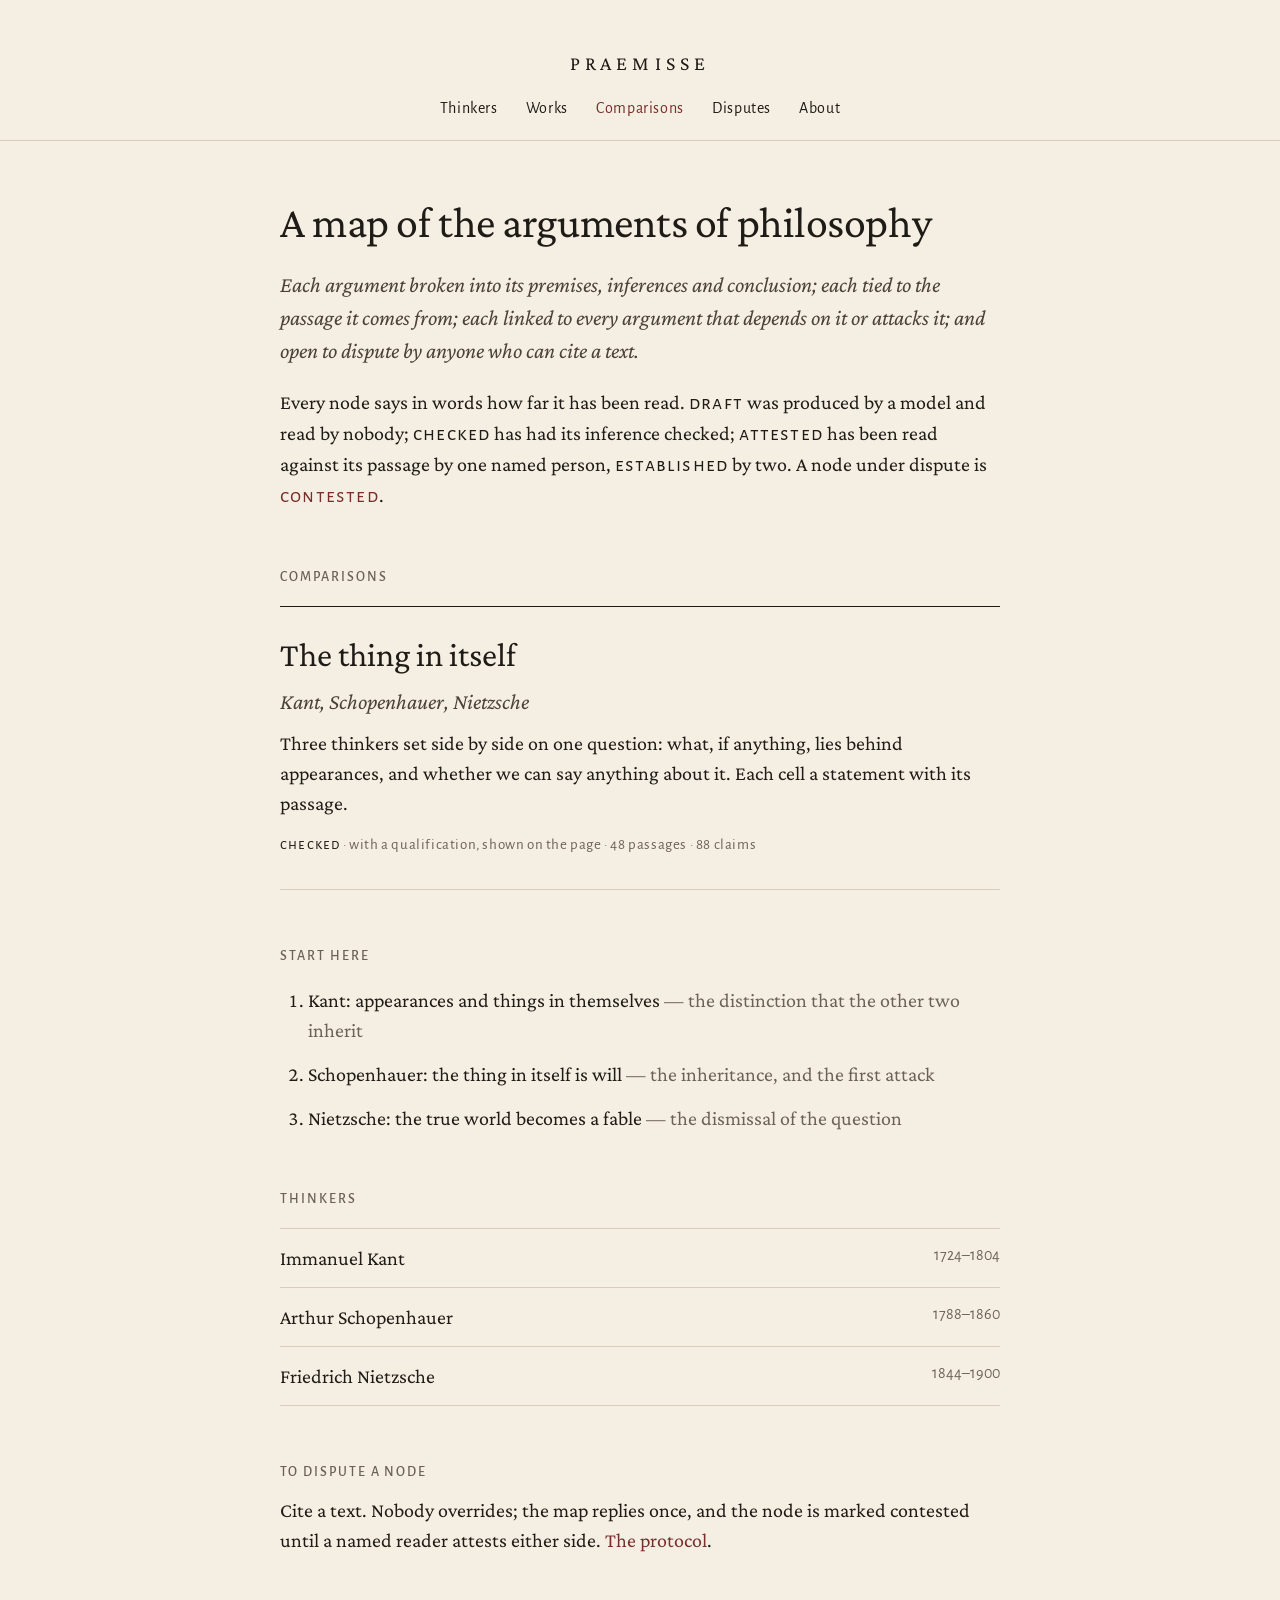
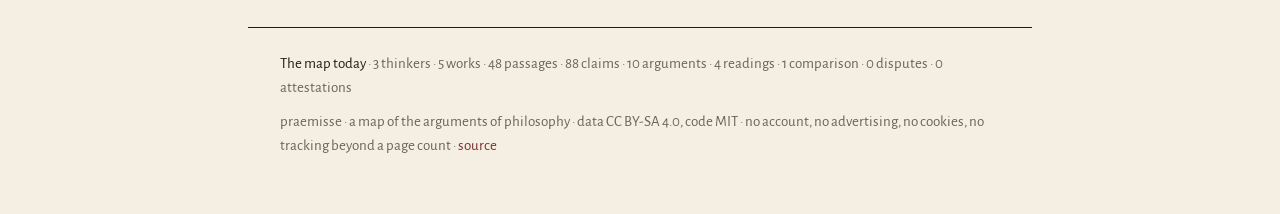
<file: praemisse-mockup-a.html>
<!doctype html>
<html lang="en">
<head>
<meta charset="utf-8">
<title>praemisse — direction A, "the edition" mockup (reference for the design brief)</title>
<!-- Reference mockup for the praemisse design brief, 2026-10-11. Direction A, "the edition". Set in a stand-in serif (Crimson Pro) and sans (Alegreya Sans) because the mockup tool could not load Libertinus; production uses Libertinus Serif and Sans from site/fonts/ as DESIGN.md requires. A sketch of colour, proportion and order, not production markup: the brief wins where they differ, DESIGN.md wins over both. -->
</head>
<body>
<link rel="stylesheet" href="https://fonts.googleapis.com/css2?family=Crimson+Pro:ital,wght@0,400;0,600;1,400&family=Alegreya+Sans:wght@400;500&display=swap">
<style>
body{margin:0}
a{color:#7A2E2B;text-decoration:none}a:hover{color:#1F1B16;text-decoration:underline}
</style>
<div style="background: #F5EFE3; color: #1F1B16; font-family: 'Libertinus Serif', 'Crimson Pro', Palatino, serif; font-size: 20px; line-height: 1.5; min-height: 100%; box-sizing: border-box; padding: 0 0 56px 0">

  <header style="display: flex; flex-direction: column; align-items: center; gap: 14px; padding: 40px 32px 20px 32px; border-bottom: 1px solid #D8CDBB">
    <a href="#" style="font-family: 'Libertinus Serif', 'Crimson Pro', serif; font-variant: small-caps; letter-spacing: 0.18em; font-size: 28px; color: #1F1B16">praemisse</a>
    <nav style="display: flex; flex-wrap: wrap; justify-content: center; gap: 28px; font-family: 'Libertinus Sans', 'Alegreya Sans', 'Gill Sans', sans-serif; font-size: 16px; letter-spacing: 0.04em">
      <a href="#" style="color: #1F1B16">Thinkers</a>
      <a href="#" style="color: #1F1B16">Works</a>
      <a href="#" style="color: #7A2E2B">Comparisons</a>
      <a href="#" style="color: #1F1B16">Disputes</a>
      <a href="#" style="color: #1F1B16">About</a>
    </nav>
  </header>

  <main style="max-width: 720px; margin: 0 auto; padding: 56px 32px 0 32px; display: flex; flex-direction: column; gap: 56px">

    <section style="display: flex; flex-direction: column; gap: 20px">
      <h1 style="margin: 0; font-weight: 400; font-size: 44px; line-height: 1.15; letter-spacing: -0.01em">A map of the arguments of philosophy</h1>
      <p style="margin: 0; font-size: 22px; line-height: 1.5; font-style: italic; color: #4A4238">Each argument broken into its premises, inferences and conclusion; each tied to the passage it comes from; each linked to every argument that depends on it or attacks it; and open to dispute by anyone who can cite a text.</p>
      <p style="margin: 0">Every node says in words how far it has been read. <span style="font-family: 'Libertinus Sans', 'Alegreya Sans', sans-serif; font-variant: small-caps; letter-spacing: 0.06em">draft</span> was produced by a model and read by nobody; <span style="font-family: 'Libertinus Sans', 'Alegreya Sans', sans-serif; font-variant: small-caps; letter-spacing: 0.06em">checked</span> has had its inference checked; <span style="font-family: 'Libertinus Sans', 'Alegreya Sans', sans-serif; font-variant: small-caps; letter-spacing: 0.06em">attested</span> has been read against its passage by one named person, <span style="font-family: 'Libertinus Sans', 'Alegreya Sans', sans-serif; font-variant: small-caps; letter-spacing: 0.06em">established</span> by two. A node under dispute is <span style="font-family: 'Libertinus Sans', 'Alegreya Sans', sans-serif; font-variant: small-caps; letter-spacing: 0.06em; color: #7A2E2B">contested</span>.</p>
    </section>

    <section style="display: flex; flex-direction: column; gap: 18px">
      <h2 style="margin: 0; font-family: 'Libertinus Sans', 'Alegreya Sans', sans-serif; font-weight: 500; font-size: 14px; letter-spacing: 0.14em; text-transform: uppercase; color: #6B6257">Comparisons</h2>
      <article style="display: flex; flex-direction: column; gap: 10px; padding: 28px 0 32px 0; border-top: 1px solid #1F1B16; border-bottom: 1px solid #D8CDBB">
        <a href="#" style="font-size: 34px; line-height: 1.2; color: #1F1B16">The thing in itself</a>
        <p style="margin: 0; font-size: 22px; font-style: italic; color: #4A4238">Kant, Schopenhauer, Nietzsche</p>
        <p style="margin: 0">Three thinkers set side by side on one question: what, if anything, lies behind appearances, and whether we can say anything about it. Each cell a statement with its passage.</p>
        <p style="margin: 6px 0 0 0; font-family: 'Libertinus Sans', 'Alegreya Sans', sans-serif; font-size: 15px; letter-spacing: 0.04em; color: #6B6257"><span style="font-variant: small-caps; letter-spacing: 0.08em; color: #1F1B16">checked</span> · with a qualification, shown on the page · 48 passages · 88 claims</p>
      </article>
    </section>

    <section style="display: flex; flex-direction: column; gap: 18px">
      <h2 style="margin: 0; font-family: 'Libertinus Sans', 'Alegreya Sans', sans-serif; font-weight: 500; font-size: 14px; letter-spacing: 0.14em; text-transform: uppercase; color: #6B6257">Start here</h2>
      <ol style="margin: 0; padding: 0 0 0 28px; display: flex; flex-direction: column; gap: 14px">
        <li><a href="#" style="color: #1F1B16">Kant: appearances and things in themselves</a> <span style="color: #6B6257">— the distinction that the other two inherit</span></li>
        <li><a href="#" style="color: #1F1B16">Schopenhauer: the thing in itself is will</a> <span style="color: #6B6257">— the inheritance, and the first attack</span></li>
        <li><a href="#" style="color: #1F1B16">Nietzsche: the true world becomes a fable</a> <span style="color: #6B6257">— the dismissal of the question</span></li>
      </ol>
    </section>

    <section style="display: flex; flex-direction: column; gap: 18px">
      <h2 style="margin: 0; font-family: 'Libertinus Sans', 'Alegreya Sans', sans-serif; font-weight: 500; font-size: 14px; letter-spacing: 0.14em; text-transform: uppercase; color: #6B6257">Thinkers</h2>
      <ul style="margin: 0; padding: 0; list-style: none; display: flex; flex-direction: column">
        <li style="display: flex; justify-content: space-between; gap: 24px; padding: 14px 0; border-top: 1px solid #D8CDBB"><a href="#" style="color: #1F1B16">Immanuel Kant</a><span style="font-family: 'Libertinus Sans', 'Alegreya Sans', sans-serif; font-size: 16px; color: #6B6257">1724–1804</span></li>
        <li style="display: flex; justify-content: space-between; gap: 24px; padding: 14px 0; border-top: 1px solid #D8CDBB"><a href="#" style="color: #1F1B16">Arthur Schopenhauer</a><span style="font-family: 'Libertinus Sans', 'Alegreya Sans', sans-serif; font-size: 16px; color: #6B6257">1788–1860</span></li>
        <li style="display: flex; justify-content: space-between; gap: 24px; padding: 14px 0; border-top: 1px solid #D8CDBB; border-bottom: 1px solid #D8CDBB"><a href="#" style="color: #1F1B16">Friedrich Nietzsche</a><span style="font-family: 'Libertinus Sans', 'Alegreya Sans', sans-serif; font-size: 16px; color: #6B6257">1844–1900</span></li>
      </ul>
    </section>

    <section style="display: flex; flex-direction: column; gap: 12px">
      <h2 style="margin: 0; font-family: 'Libertinus Sans', 'Alegreya Sans', sans-serif; font-weight: 500; font-size: 14px; letter-spacing: 0.14em; text-transform: uppercase; color: #6B6257">To dispute a node</h2>
      <p style="margin: 0">Cite a text. Nobody overrides; the map replies once, and the node is marked contested until a named reader attests either side. <a href="#">The protocol</a>.</p>
    </section>

  </main>

  <footer style="max-width: 720px; margin: 72px auto 0 auto; padding: 24px 32px 0 32px; border-top: 1px solid #1F1B16; font-family: 'Libertinus Sans', 'Alegreya Sans', sans-serif; font-size: 15px; line-height: 1.6; color: #6B6257; display: flex; flex-direction: column; gap: 10px">
    <p style="margin: 0; font-variant-numeric: oldstyle-nums"><span style="color: #1F1B16">The map today</span> · 3 thinkers · 5 works · 48 passages · 88 claims · 10 arguments · 4 readings · 1 comparison · 0 disputes · 0 attestations</p>
    <p style="margin: 0">praemisse · a map of the arguments of philosophy · data CC BY-SA 4.0, code MIT · no account, no advertising, no cookies, no tracking beyond a page count · <a href="#">source</a></p>
  </footer>

</div>
</body>
</html>
</file>
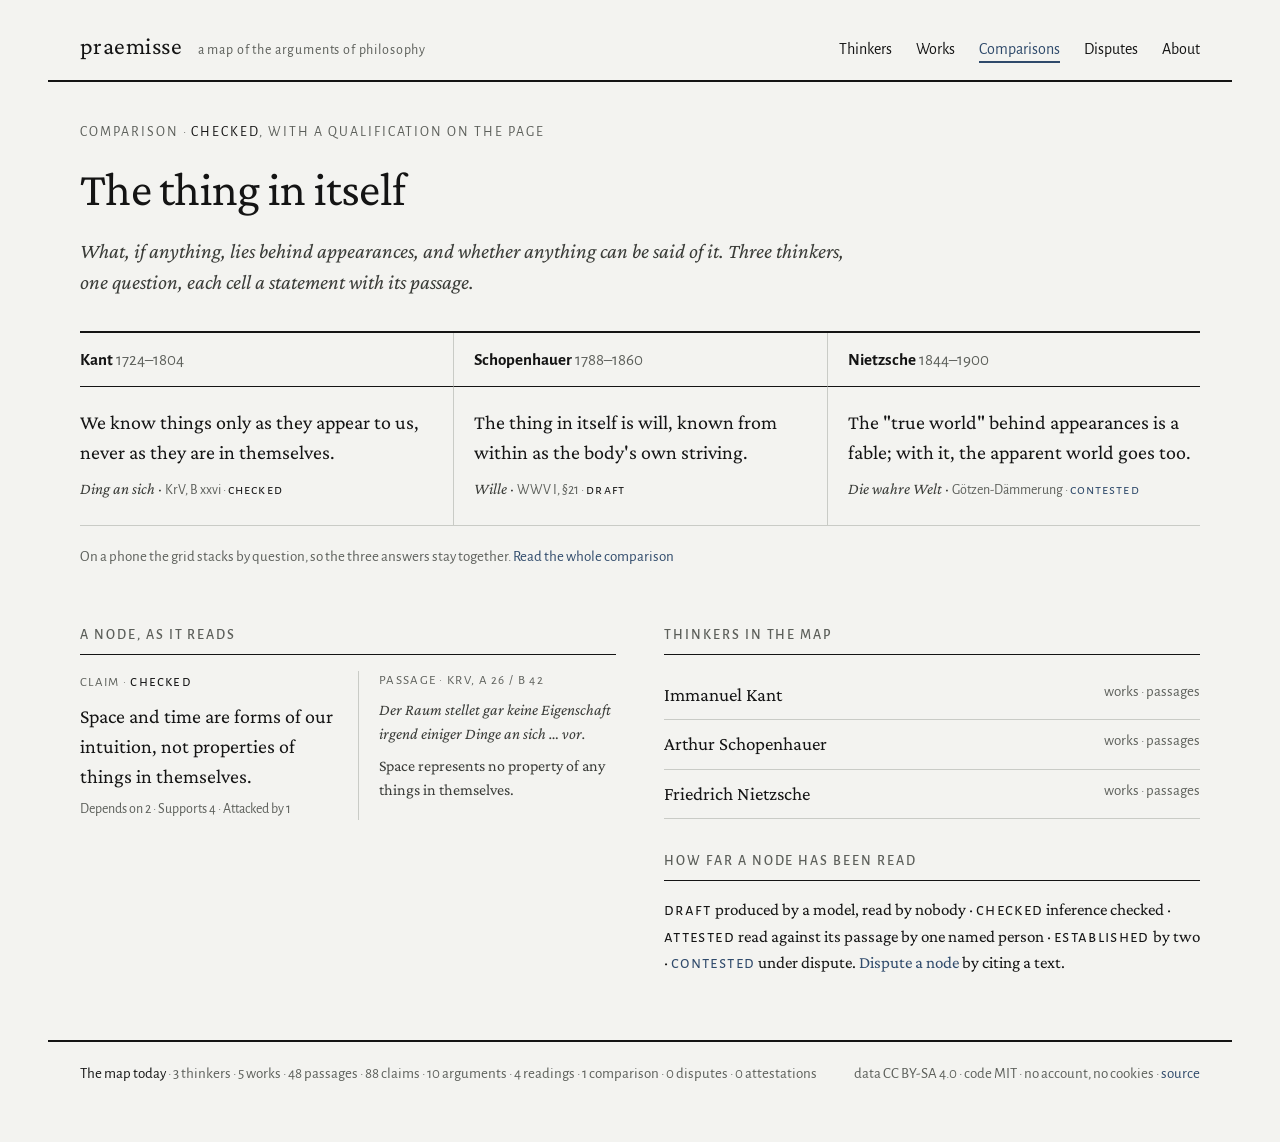
<file: praemisse-mockup-b.html>
<!doctype html>
<html lang="en">
<head>
<meta charset="utf-8">
<title>praemisse — direction B, "the apparatus" mockup (reference for the design brief)</title>
<!-- Reference mockup for the praemisse design brief, 2026-10-11. Direction B, "the apparatus". Set in a stand-in serif (Crimson Pro) and sans (Alegreya Sans) because the mockup tool could not load Libertinus; production uses Libertinus Serif and Sans from site/fonts/ as DESIGN.md requires. A sketch of colour, proportion and order, not production markup: the brief wins where they differ, DESIGN.md wins over both. -->
</head>
<body>
<link rel="stylesheet" href="https://fonts.googleapis.com/css2?family=Crimson+Pro:ital,wght@0,400;0,600;1,400&family=Alegreya+Sans:wght@400;500;700&display=swap">
<style>
body{margin:0}
a{color:#2F4A6B;text-decoration:none}a:hover{color:#141414;text-decoration:underline}
</style>
<div style="background: #F3F3F0; color: #141414; font-family: 'Libertinus Serif', 'Crimson Pro', Palatino, serif; font-size: 19px; line-height: 1.5; min-height: 100%; box-sizing: border-box; padding: 0 0 56px 0">

  <header style="max-width: 1120px; margin: 0 auto; padding: 28px 32px 16px 32px; display: flex; flex-wrap: wrap; align-items: baseline; justify-content: space-between; gap: 16px 32px; border-bottom: 2px solid #141414">
    <a href="#" style="font-size: 24px; letter-spacing: 0.02em; color: #141414">praemisse <span style="font-family: 'Libertinus Sans', 'Alegreya Sans', sans-serif; font-size: 14px; color: #5C5F5A; letter-spacing: 0.06em; margin-left: 10px">a map of the arguments of philosophy</span></a>
    <nav style="display: flex; flex-wrap: wrap; gap: 24px; font-family: 'Libertinus Sans', 'Alegreya Sans', 'Gill Sans', sans-serif; font-size: 16px">
      <a href="#" style="color: #141414">Thinkers</a>
      <a href="#" style="color: #141414">Works</a>
      <a href="#" style="color: #2F4A6B; border-bottom: 2px solid #2F4A6B">Comparisons</a>
      <a href="#" style="color: #141414">Disputes</a>
      <a href="#" style="color: #141414">About</a>
    </nav>
  </header>

  <main style="max-width: 1120px; margin: 0 auto; padding: 40px 32px 0 32px; display: flex; flex-direction: column; gap: 56px">

    <section style="display: flex; flex-direction: column; gap: 20px">
      <p style="margin: 0; font-family: 'Libertinus Sans', 'Alegreya Sans', sans-serif; font-size: 14px; letter-spacing: 0.14em; text-transform: uppercase; color: #5C5F5A">Comparison · <span style="color: #141414">checked</span>, with a qualification on the page</p>
      <h1 style="margin: 0; font-weight: 400; font-size: 48px; line-height: 1.1; letter-spacing: -0.015em">The thing in itself</h1>
      <p style="margin: 0; max-width: 66ch; font-size: 21px; font-style: italic; color: #3A3C38">What, if anything, lies behind appearances, and whether anything can be said of it. Three thinkers, one question, each cell a statement with its passage.</p>

      <div style="overflow-x: auto">
        <div style="display: grid; grid-template-columns: repeat(3, minmax(0, 1fr)); gap: 0; min-width: 840px; border-top: 2px solid #141414; margin-top: 12px">
          <div style="padding: 14px 20px 14px 0; border-bottom: 1px solid #141414; font-family: 'Libertinus Sans', 'Alegreya Sans', sans-serif; font-weight: 700; font-size: 17px">Kant <span style="font-weight: 400; color: #5C5F5A">1724–1804</span></div>
          <div style="padding: 14px 20px; border-bottom: 1px solid #141414; border-left: 1px solid #C9CBC6; font-family: 'Libertinus Sans', 'Alegreya Sans', sans-serif; font-weight: 700; font-size: 17px">Schopenhauer <span style="font-weight: 400; color: #5C5F5A">1788–1860</span></div>
          <div style="padding: 14px 0 14px 20px; border-bottom: 1px solid #141414; border-left: 1px solid #C9CBC6; font-family: 'Libertinus Sans', 'Alegreya Sans', sans-serif; font-weight: 700; font-size: 17px">Nietzsche <span style="font-weight: 400; color: #5C5F5A">1844–1900</span></div>

          <div style="padding: 20px 20px 24px 0; border-bottom: 1px solid #C9CBC6; display: flex; flex-direction: column; gap: 10px">
            <p style="margin: 0; font-size: 20px">We know things only as they appear to us, never as they are in themselves.</p>
            <p style="margin: 0; font-size: 16px; font-style: italic; color: #3A3C38">Ding an sich · <span style="font-style: normal; font-family: 'Libertinus Sans', 'Alegreya Sans', sans-serif; font-size: 14px; color: #5C5F5A">KrV, B xxvi · <span style="font-variant: small-caps; letter-spacing: 0.08em; color: #141414">checked</span></span></p>
          </div>
          <div style="padding: 20px; border-bottom: 1px solid #C9CBC6; border-left: 1px solid #C9CBC6; display: flex; flex-direction: column; gap: 10px">
            <p style="margin: 0; font-size: 20px">The thing in itself is will, known from within as the body's own striving.</p>
            <p style="margin: 0; font-size: 16px; font-style: italic; color: #3A3C38">Wille · <span style="font-style: normal; font-family: 'Libertinus Sans', 'Alegreya Sans', sans-serif; font-size: 14px; color: #5C5F5A">WWV I, §21 · <span style="font-variant: small-caps; letter-spacing: 0.08em; color: #141414">draft</span></span></p>
          </div>
          <div style="padding: 20px 0 24px 20px; border-bottom: 1px solid #C9CBC6; border-left: 1px solid #C9CBC6; display: flex; flex-direction: column; gap: 10px">
            <p style="margin: 0; font-size: 20px">The "true world" behind appearances is a fable; with it, the apparent world goes too.</p>
            <p style="margin: 0; font-size: 16px; font-style: italic; color: #3A3C38">Die wahre Welt · <span style="font-style: normal; font-family: 'Libertinus Sans', 'Alegreya Sans', sans-serif; font-size: 14px; color: #5C5F5A">Götzen-Dämmerung · <span style="font-variant: small-caps; letter-spacing: 0.08em; color: #2F4A6B">contested</span></span></p>
          </div>
        </div>
      </div>
      <p style="margin: 0; font-family: 'Libertinus Sans', 'Alegreya Sans', sans-serif; font-size: 15px; color: #5C5F5A">On a phone the grid stacks by question, so the three answers stay together. <a href="#">Read the whole comparison</a></p>
    </section>

    <section style="display: grid; grid-template-columns: repeat(2, minmax(0, 1fr)); gap: 48px">
      <div style="display: flex; flex-direction: column; gap: 16px">
        <h2 style="margin: 0; font-family: 'Libertinus Sans', 'Alegreya Sans', sans-serif; font-weight: 500; font-size: 14px; letter-spacing: 0.14em; text-transform: uppercase; color: #5C5F5A; padding-bottom: 8px; border-bottom: 1px solid #141414">A node, as it reads</h2>
        <div style="display: grid; grid-template-columns: repeat(2, minmax(0, 1fr)); gap: 20px">
          <div style="display: flex; flex-direction: column; gap: 8px">
            <p style="margin: 0; font-family: 'Libertinus Sans', 'Alegreya Sans', sans-serif; font-size: 13px; letter-spacing: 0.1em; text-transform: uppercase; color: #5C5F5A">Claim · <span style="color: #141414; font-variant: small-caps; text-transform: none; letter-spacing: 0.08em; font-size: 15px">checked</span></p>
            <p style="margin: 0; font-size: 20px">Space and time are forms of our intuition, not properties of things in themselves.</p>
            <p style="margin: 0; font-family: 'Libertinus Sans', 'Alegreya Sans', sans-serif; font-size: 14px; color: #5C5F5A">Depends on 2 · Supports 4 · Attacked by 1</p>
          </div>
          <div style="display: flex; flex-direction: column; gap: 8px; padding-left: 20px; border-left: 1px solid #C9CBC6">
            <p style="margin: 0; font-family: 'Libertinus Sans', 'Alegreya Sans', sans-serif; font-size: 13px; letter-spacing: 0.1em; text-transform: uppercase; color: #5C5F5A">Passage · KrV, A 26 / B 42</p>
            <p style="margin: 0; font-size: 16px; font-style: italic; color: #3A3C38">Der Raum stellet gar keine Eigenschaft irgend einiger Dinge an sich … vor.</p>
            <p style="margin: 0; font-size: 16px; color: #3A3C38">Space represents no property of any things in themselves.</p>
          </div>
        </div>
      </div>
      <div style="display: flex; flex-direction: column; gap: 16px">
        <h2 style="margin: 0; font-family: 'Libertinus Sans', 'Alegreya Sans', sans-serif; font-weight: 500; font-size: 14px; letter-spacing: 0.14em; text-transform: uppercase; color: #5C5F5A; padding-bottom: 8px; border-bottom: 1px solid #141414">Thinkers in the map</h2>
        <ul style="margin: 0; padding: 0; list-style: none; display: flex; flex-direction: column">
          <li style="display: flex; justify-content: space-between; gap: 16px; padding: 10px 0; border-bottom: 1px solid #C9CBC6"><a href="#" style="color: #141414">Immanuel Kant</a><span style="font-family: 'Libertinus Sans', 'Alegreya Sans', sans-serif; font-size: 15px; color: #5C5F5A">works · passages</span></li>
          <li style="display: flex; justify-content: space-between; gap: 16px; padding: 10px 0; border-bottom: 1px solid #C9CBC6"><a href="#" style="color: #141414">Arthur Schopenhauer</a><span style="font-family: 'Libertinus Sans', 'Alegreya Sans', sans-serif; font-size: 15px; color: #5C5F5A">works · passages</span></li>
          <li style="display: flex; justify-content: space-between; gap: 16px; padding: 10px 0; border-bottom: 1px solid #C9CBC6"><a href="#" style="color: #141414">Friedrich Nietzsche</a><span style="font-family: 'Libertinus Sans', 'Alegreya Sans', sans-serif; font-size: 15px; color: #5C5F5A">works · passages</span></li>
        </ul>
        <h2 style="margin: 16px 0 0 0; font-family: 'Libertinus Sans', 'Alegreya Sans', sans-serif; font-weight: 500; font-size: 14px; letter-spacing: 0.14em; text-transform: uppercase; color: #5C5F5A; padding-bottom: 8px; border-bottom: 1px solid #141414">How far a node has been read</h2>
        <p style="margin: 0; font-size: 17px; line-height: 1.55"><span style="font-family: 'Libertinus Sans', 'Alegreya Sans', sans-serif; font-variant: small-caps; letter-spacing: 0.08em">draft</span> produced by a model, read by nobody · <span style="font-family: 'Libertinus Sans', 'Alegreya Sans', sans-serif; font-variant: small-caps; letter-spacing: 0.08em">checked</span> inference checked · <span style="font-family: 'Libertinus Sans', 'Alegreya Sans', sans-serif; font-variant: small-caps; letter-spacing: 0.08em">attested</span> read against its passage by one named person · <span style="font-family: 'Libertinus Sans', 'Alegreya Sans', sans-serif; font-variant: small-caps; letter-spacing: 0.08em">established</span> by two · <span style="font-family: 'Libertinus Sans', 'Alegreya Sans', sans-serif; font-variant: small-caps; letter-spacing: 0.08em; color: #2F4A6B">contested</span> under dispute. <a href="#">Dispute a node</a> by citing a text.</p>
      </div>
    </section>

  </main>

  <footer style="max-width: 1120px; margin: 64px auto 0 auto; padding: 20px 32px 0 32px; border-top: 2px solid #141414; font-family: 'Libertinus Sans', 'Alegreya Sans', sans-serif; font-size: 15px; line-height: 1.6; color: #5C5F5A; display: flex; flex-wrap: wrap; justify-content: space-between; gap: 12px 32px">
    <p style="margin: 0"><span style="color: #141414">The map today</span> · 3 thinkers · 5 works · 48 passages · 88 claims · 10 arguments · 4 readings · 1 comparison · 0 disputes · 0 attestations</p>
    <p style="margin: 0">data CC BY-SA 4.0 · code MIT · no account, no cookies · <a href="#">source</a></p>
  </footer>

</div>
</body>
</html>
</file>
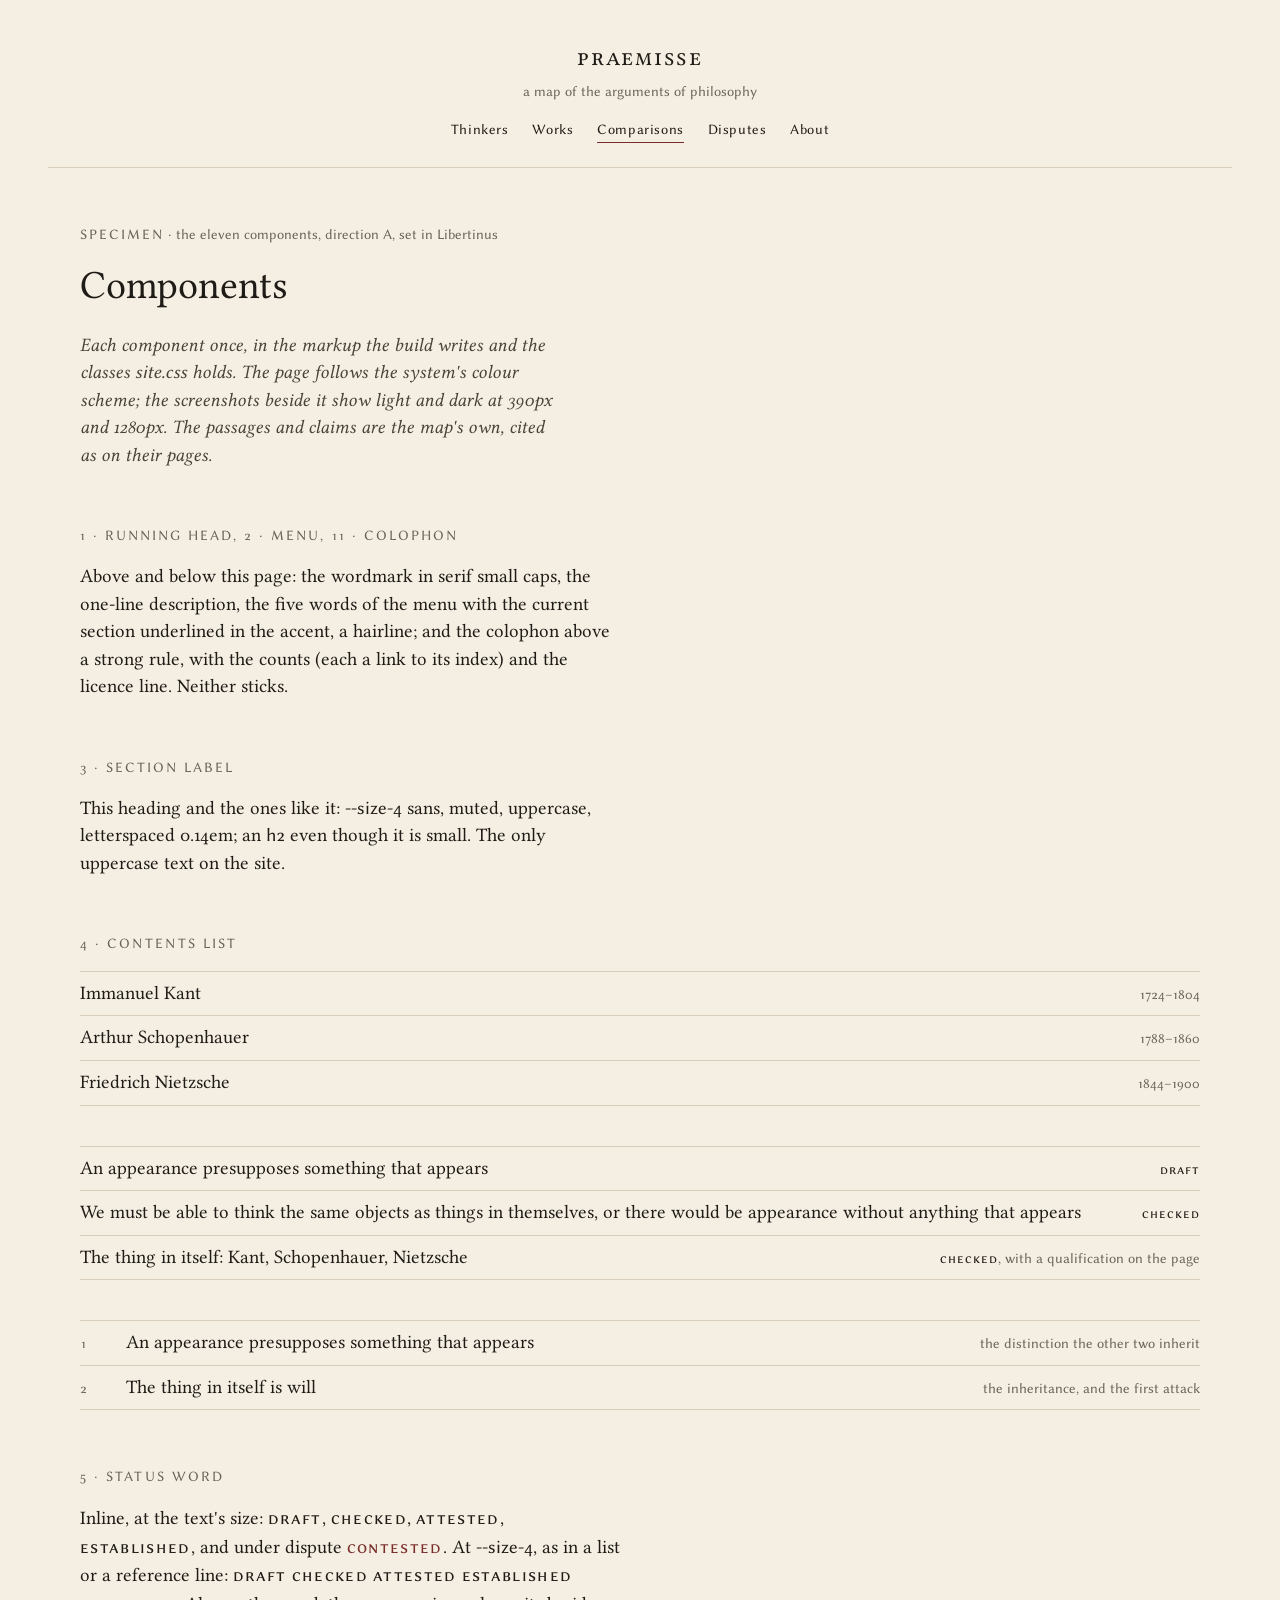
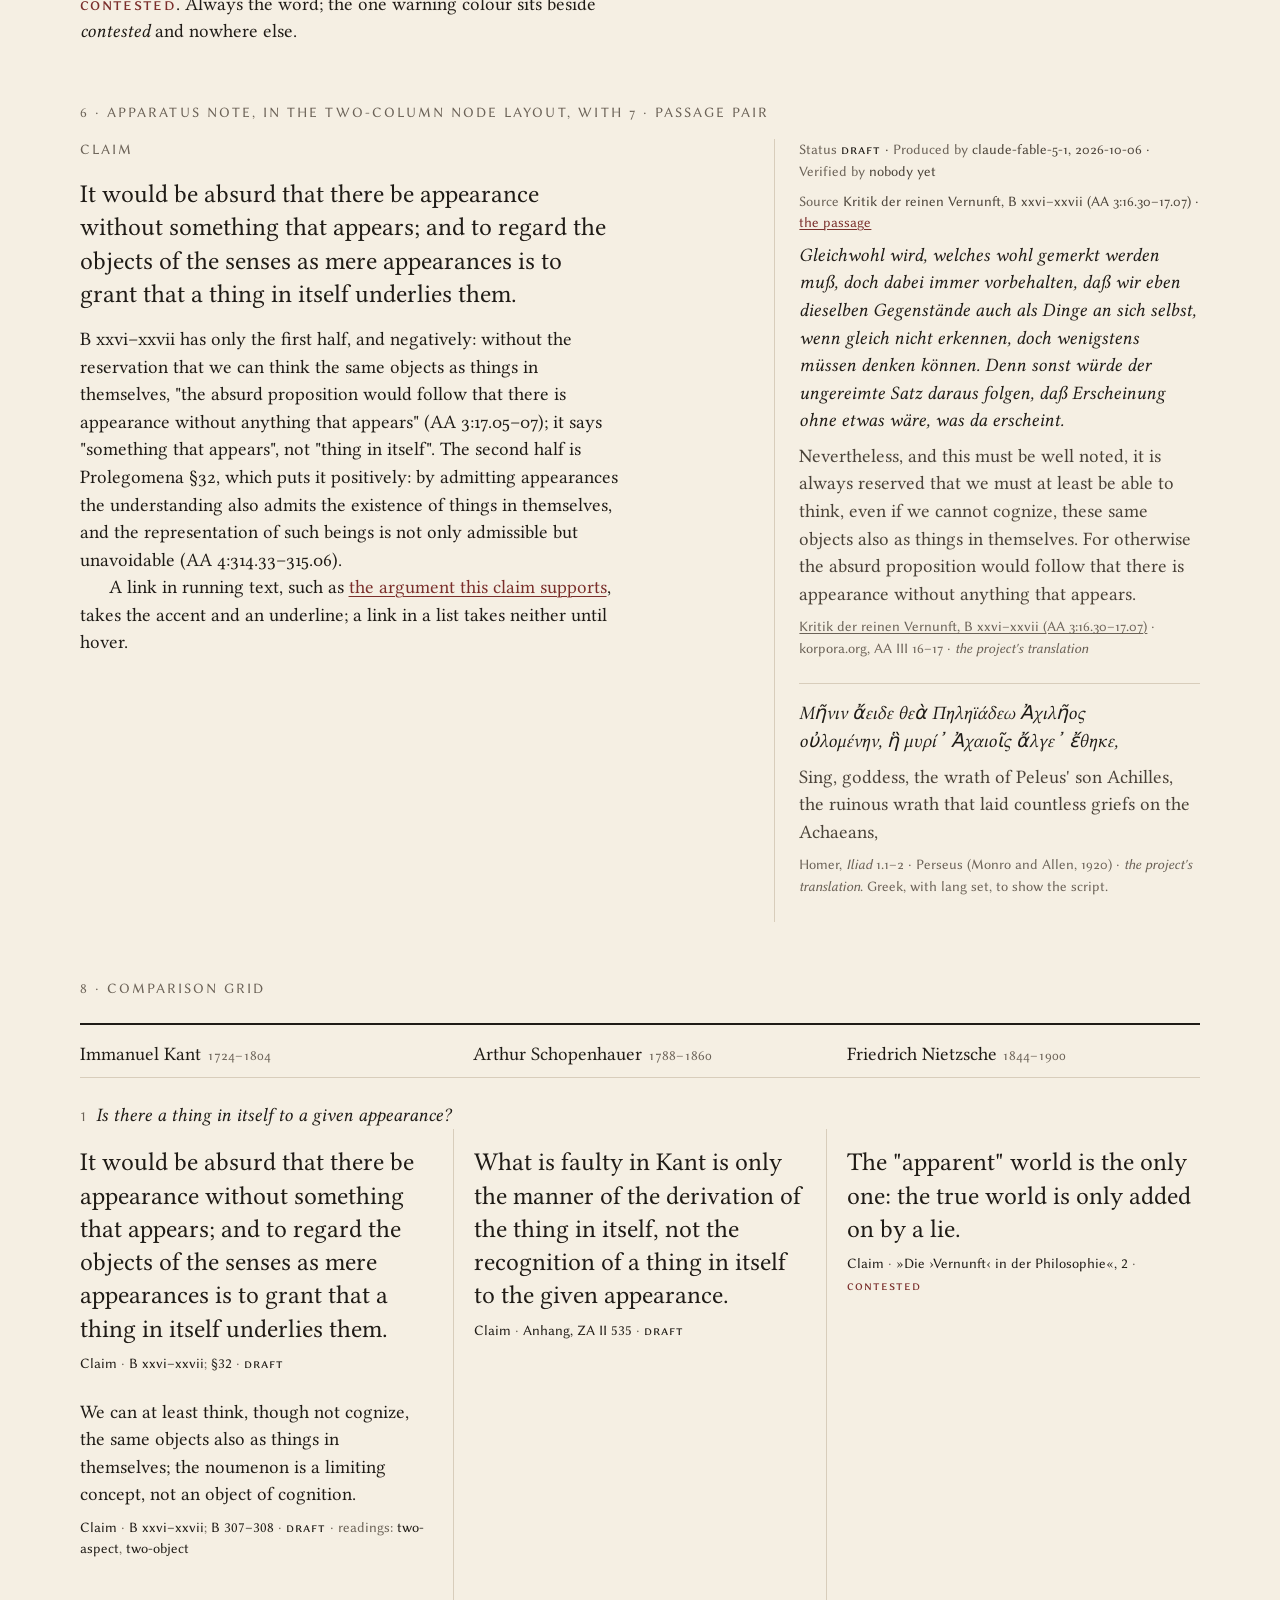
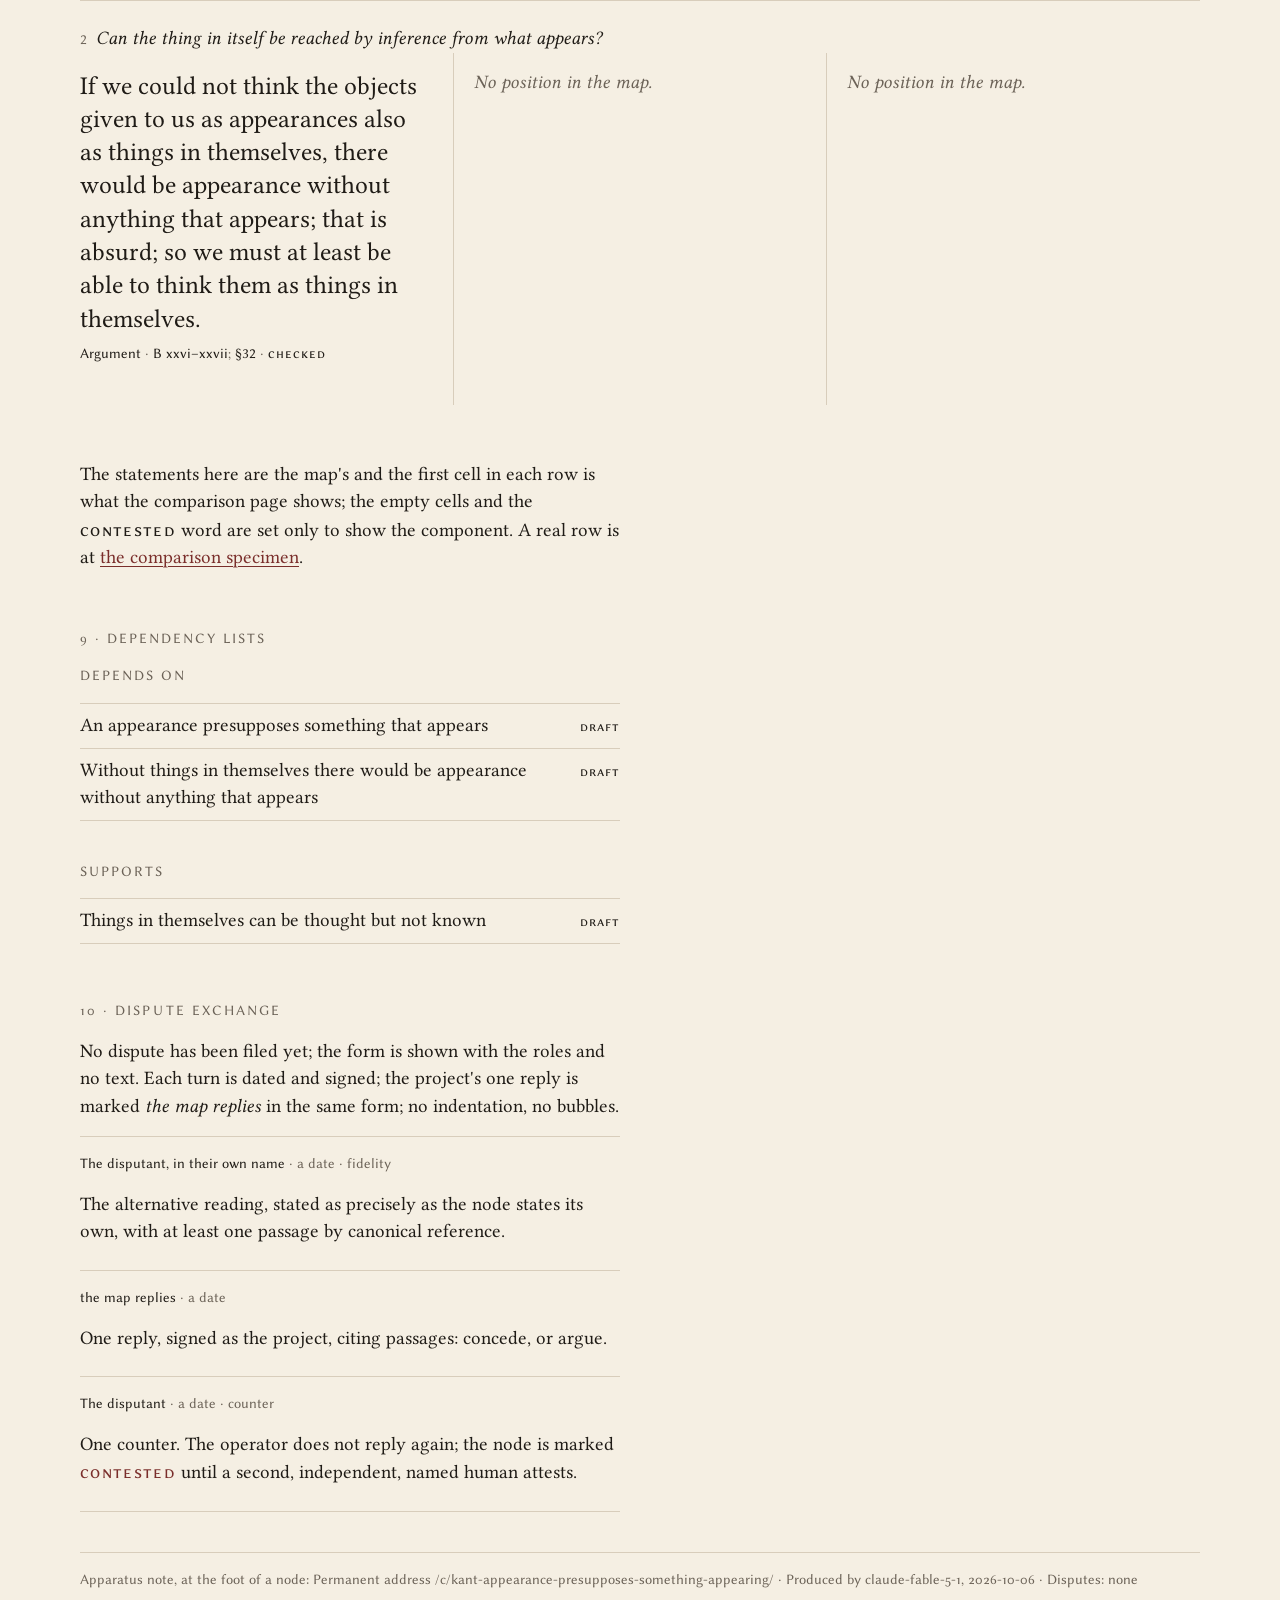
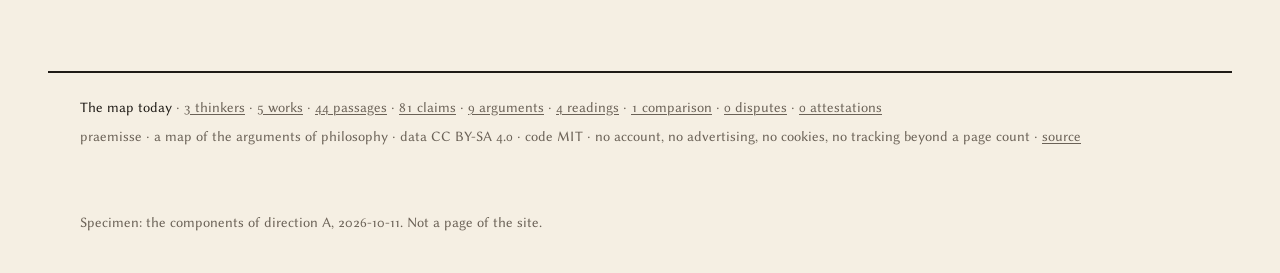
<file: site/specimens/components.html>
<!DOCTYPE html>
<html lang="en" data-palette="a">
<head>
<meta charset="utf-8">
<meta name="viewport" content="width=device-width, initial-scale=1">
<title>Components · praemisse</title>
<link rel="stylesheet" href="../static/tokens.css">
<link rel="stylesheet" href="../static/site.css">
</head>
<body>
<a class="skip" href="#main">Skip to the text</a>
<header class="head">
  <p class="wordmark"><a href="#">praemisse</a></p>
  <p class="tagline">a map of the arguments of philosophy</p>
  <nav class="menu" aria-label="Sections"><a href="#">Thinkers</a> <a href="#">Works</a> <a href="#" aria-current="page">Comparisons</a> <a href="#">Disputes</a> <a href="#">About</a></nav>
</header>
<main id="main" class="main-page">

<p class="kicker"><span class="type">Specimen</span> · the eleven components, direction A, set in Libertinus</p>
<h1 class="title">Components</h1>
<p class="lead">Each component once, in the markup the build writes and the classes <code>site.css</code> holds. The page follows the system's colour scheme; the screenshots beside it show light and dark at 390px and 1280px. The passages and claims are the map's own, cited as on their pages.</p>

<h2 class="label">1 · Running head, 2 · Menu, 11 · Colophon</h2>
<p class="prose">Above and below this page: the wordmark in serif small caps, the one-line description, the five words of the menu with the current section underlined in the accent, a hairline; and the colophon above a strong rule, with the counts (each a link to its index) and the licence line. Neither sticks.</p>

<h2 class="label">3 · Section label</h2>
<p class="prose">This heading and the ones like it: <code>--size-4</code> sans, muted, uppercase, letterspaced 0.14em; an <code>h2</code> even though it is small. The only uppercase text on the site.</p>

<h2 class="label">4 · Contents list</h2>
<ul class="contents">
  <li><span class="name"><a href="#">Immanuel Kant</a></span><span class="note">1724–1804</span></li>
  <li><span class="name"><a href="#">Arthur Schopenhauer</a></span><span class="note">1788–1860</span></li>
  <li><span class="name"><a href="#">Friedrich Nietzsche</a></span><span class="note">1844–1900</span></li>
</ul>
<ul class="contents">
  <li><span class="name"><a href="#">An appearance presupposes something that appears</a></span><span class="note"><span class="status-word">draft</span></span></li>
  <li><span class="name"><a href="#">We must be able to think the same objects as things in themselves, or there would be appearance without anything that appears</a></span><span class="note"><span class="status-word">checked</span></span></li>
  <li><span class="name"><a href="#">The thing in itself: Kant, Schopenhauer, Nietzsche</a></span><span class="note"><span class="status-word">checked</span><span class="status-more">, with a qualification on the page</span></span></li>
</ul>
<ol class="contents">
  <li><span class="name"><a href="#">An appearance presupposes something that appears</a></span><span class="note">the distinction the other two inherit</span></li>
  <li><span class="name"><a href="#">The thing in itself is will</a></span><span class="note">the inheritance, and the first attack</span></li>
</ol>

<h2 class="label">5 · Status word</h2>
<p class="prose">Inline, at the text's size: <span class="status-word">draft</span>, <span class="status-word">checked</span>, <span class="status-word">attested</span>, <span class="status-word">established</span>, and under dispute <span class="status-word contested">contested</span>. At <code>--size-4</code>, as in a list or a reference line: <span class="status-word size-4">draft</span> <span class="status-word size-4">checked</span> <span class="status-word size-4">attested</span> <span class="status-word size-4">established</span> <span class="status-word contested size-4">contested</span>. Always the word; the one warning colour sits beside <em>contested</em> and nowhere else.</p>

<h2 class="label">6 · Apparatus note, in the two-column node layout, with 7 · Passage pair</h2>
<div class="two-col">
  <div class="text">
    <p class="kicker"><span class="type">Claim</span></p>
    <p class="size-2">It would be absurd that there be appearance without something that appears; and to regard the objects of the senses as mere appearances is to grant that a thing in itself underlies them.</p>
    <div class="prose">
    <p>B xxvi–xxvii has only the first half, and negatively: without the reservation that we can think the same objects as things in themselves, "the absurd proposition would follow that there is appearance without anything that appears" (AA 3:17.05–07); it says "something that appears", not "thing in itself". The second half is Prolegomena §32, which puts it positively: by admitting appearances the understanding also admits the existence of things in themselves, and the representation of such beings is not only admissible but unavoidable (AA 4:314.33–315.06).</p>
    <p>A link in running text, such as <a href="#">the argument this claim supports</a>, takes the accent and an underline; a link in a list takes neither until hover.</p>
    </div>
  </div>
  <div class="apparatus">
    <p><span class="term">Status</span> <span class="status-word">draft</span> · <span class="term">Produced by</span> claude-fable-5-1, 2026-10-06 · <span class="term">Verified by</span> nobody yet</p>
    <p><span class="term">Source</span> Kritik der reinen Vernunft, B xxvi–xxvii (AA 3:16.30–17.07) · <a href="#">the passage</a></p>
    <div class="pair" lang="de">
      <p class="pair-original" lang="de">Gleichwohl wird, welches wohl gemerkt werden muß, doch dabei immer vorbehalten, daß wir eben dieselben Gegenstände auch als Dinge an sich selbst, wenn gleich nicht erkennen, doch wenigstens müssen denken können. Denn sonst würde der ungereimte Satz daraus folgen, daß Erscheinung ohne etwas wäre, was da erscheint.</p>
      <p class="pair-translation" lang="en">Nevertheless, and this must be well noted, it is always reserved that we must at least be able to think, even if we cannot cognize, these same objects also as things in themselves. For otherwise the absurd proposition would follow that there is appearance without anything that appears.</p>
      <p class="pair-ref"><a href="#">Kritik der reinen Vernunft, B xxvi–xxvii (AA 3:16.30–17.07)</a> · korpora.org, AA III 16–17 · <span class="by">the project's translation</span></p>
    </div>
    <div class="pair" lang="grc">
      <p class="pair-original verse" lang="grc">Μῆνιν ἄειδε θεὰ Πηληϊάδεω Ἀχιλῆος
οὐλομένην, ἣ μυρί᾽ Ἀχαιοῖς ἄλγε᾽ ἔθηκε,</p>
      <p class="pair-translation" lang="en">Sing, goddess, the wrath of Peleus' son Achilles, the ruinous wrath that laid countless griefs on the Achaeans,</p>
      <p class="pair-ref">Homer, <cite>Iliad</cite> 1.1–2 · Perseus (Monro and Allen, 1920) · <span class="by">the project's translation</span>. Greek, with <code>lang</code> set, to show the script.</p>
    </div>
  </div>
</div>

<h2 class="label">8 · Comparison grid</h2>
<div class="grid-box">
<table class="grid" data-thinkers="3">
<thead><tr>
  <th scope="col"><span class="grid-name">Immanuel Kant</span><span class="grid-dates">1724–1804</span></th>
  <th scope="col"><span class="grid-name">Arthur Schopenhauer</span><span class="grid-dates">1788–1860</span></th>
  <th scope="col"><span class="grid-name">Friedrich Nietzsche</span><span class="grid-dates">1844–1900</span></th>
</tr></thead>
<tbody id="row-1">
  <tr class="grid-q"><th scope="rowgroup" colspan="3"><span class="n">1</span>Is there a thing in itself to a given appearance?</th></tr>
  <tr class="grid-cells">
    <td data-thinker="Immanuel Kant"><ul class="cell">
      <li><p class="cell-statement">It would be absurd that there be appearance without something that appears; and to regard the objects of the senses as mere appearances is to grant that a thing in itself underlies them.</p><p class="cell-ref"><a href="#">Claim</a> · <a href="#">B xxvi–xxvii</a>; <a href="#">§32</a> · <span class="status-word">draft</span></p></li>
      <li><p class="cell-statement">We can at least think, though not cognize, the same objects also as things in themselves; the noumenon is a limiting concept, not an object of cognition.</p><p class="cell-ref"><a href="#">Claim</a> · <a href="#">B xxvi–xxvii</a>; <a href="#">B 307–308</a> · <span class="status-word">draft</span> · readings: <a href="#">two-aspect</a>, <a href="#">two-object</a></p></li>
    </ul></td>
    <td data-thinker="Arthur Schopenhauer"><ul class="cell">
      <li><p class="cell-statement">What is faulty in Kant is only the manner of the derivation of the thing in itself, not the recognition of a thing in itself to the given appearance.</p><p class="cell-ref"><a href="#">Claim</a> · <a href="#">Anhang, ZA II 535</a> · <span class="status-word">draft</span></p></li>
    </ul></td>
    <td data-thinker="Friedrich Nietzsche"><ul class="cell">
      <li><p class="cell-statement">The "apparent" world is the only one: the true world is only added on by a lie.</p><p class="cell-ref"><a href="#">Claim</a> · <a href="#">»Die ›Vernunft‹ in der Philosophie«, 2</a> · <span class="status-word contested">contested</span></p></li>
    </ul></td>
  </tr>
</tbody>
<tbody id="row-2">
  <tr class="grid-q"><th scope="rowgroup" colspan="3"><span class="n">2</span>Can the thing in itself be reached by inference from what appears?</th></tr>
  <tr class="grid-cells">
    <td data-thinker="Immanuel Kant"><ul class="cell">
      <li><p class="cell-statement">If we could not think the objects given to us as appearances also as things in themselves, there would be appearance without anything that appears; that is absurd; so we must at least be able to think them as things in themselves.</p><p class="cell-ref"><a href="#">Argument</a> · <a href="#">B xxvi–xxvii</a>; <a href="#">§32</a> · <span class="status-word">checked</span></p></li>
    </ul></td>
    <td data-thinker="Arthur Schopenhauer"><p class="cell-empty">No position in the map.</p></td>
    <td data-thinker="Friedrich Nietzsche"><p class="cell-empty">No position in the map.</p></td>
  </tr>
</tbody>
</table>
</div>
<p class="prose">The statements here are the map's and the first cell in each row is what the comparison page shows; the empty cells and the <span class="status-word">contested</span> word are set only to show the component. A real row is at <a href="comparison-a.html">the comparison specimen</a>.</p>

<h2 class="label">9 · Dependency lists</h2>
<div class="deps">
  <h2 class="label">Depends on</h2>
  <ul class="contents">
    <li><span class="name"><a href="#">An appearance presupposes something that appears</a></span><span class="note"><span class="status-word">draft</span></span></li>
    <li><span class="name"><a href="#">Without things in themselves there would be appearance without anything that appears</a></span><span class="note"><span class="status-word">draft</span></span></li>
  </ul>
  <h2 class="label">Supports</h2>
  <ul class="contents">
    <li><span class="name"><a href="#">Things in themselves can be thought but not known</a></span><span class="note"><span class="status-word">draft</span></span></li>
  </ul>
</div>

<h2 class="label">10 · Dispute exchange</h2>
<p class="prose">No dispute has been filed yet; the form is shown with the roles and no text. Each turn is dated and signed; the project's one reply is marked <em>the map replies</em> in the same form; no indentation, no bubbles.</p>
<div class="exchange">
  <div class="turn"><p class="turn-head"><span class="who">The disputant, in their own name</span> · a date · fidelity</p><p>The alternative reading, stated as precisely as the node states its own, with at least one passage by canonical reference.</p></div>
  <div class="turn"><p class="turn-head"><span class="who">the map replies</span> · a date</p><p>One reply, signed as the project, citing passages: concede, or argue.</p></div>
  <div class="turn"><p class="turn-head"><span class="who">The disputant</span> · a date · counter</p><p>One counter. The operator does not reply again; the node is marked <span class="status-word contested">contested</span> until a second, independent, named human attests.</p></div>
</div>

<p class="apparatus-note">Apparatus note, at the foot of a node: Permanent address /c/kant-appearance-presupposes-something-appearing/ · Produced by claude-fable-5-1, 2026-10-06 · Disputes: none</p>

</main>
<footer class="colophon">
  <p class="counts"><span class="counts-label">The map today</span> · <a href="#">3 thinkers</a> · <a href="#">5 works</a> · <a href="#">44 passages</a> · <a href="#">81 claims</a> · <a href="#">9 arguments</a> · <a href="#">4 readings</a> · <a href="#">1 comparison</a> · <a href="#">0 disputes</a> · <a href="#">0 attestations</a></p>
  <p class="licence">praemisse · a map of the arguments of philosophy · data CC BY-SA 4.0 · code MIT · no account, no advertising, no cookies, no tracking beyond a page count · <a href="https://github.com/TheAndries/praemisse">source</a></p>
</footer>
<p class="specimen-line">Specimen: the components of direction A, 2026-10-11. Not a page of the site.</p>
</body>
</html>
</file>
<file: site/static/tokens.css>
/* praemisse — colour, space and pages. Direction A, the edition: owner decision 2026-10-11
   (BOARD.md; the brief in INBOX.md). Type is in type.css (owner decision 2026-10-05) and is
   imported, not replaced. Every colour, size and spacing on the site is a property here; no
   template or stylesheet carries a hex value or a pixel size of its own. Binding under
   DESIGN.md, "Colour, space and pages" (owner decision 2026-10-19, after the comparison specimen). */
@import url("type.css");

:root {
  /* type scale: four sizes, no more (DESIGN.md P3) */
  /* fluid since 2026-10-19 (owner decision): the body grows with the viewport, from the
     type.css size on a phone (19px) through 19px at 1280 to 22px at 1920 and no further;
     the other three sizes keep their ratios to it, so the four-size rule holds at every width */
  --size-3: clamp(var(--body-size), 0.8125rem + 0.47vw, 1.4rem);  /* body, passages, statements */
  --size-1: calc(var(--size-3) * 2.105);   /* page title (was 2.5rem at 19px), line-height 1.15 */
  --size-2: calc(var(--size-3) * 1.347);   /* claim on a node page, comparison cell lead, wordmark (was 1.6rem), 1.3 */
  --size-4: calc(var(--size-3) * 0.758);   /* labels, status, apparatus, menu, colophon (was 0.9rem), 1.5 */
  --leading-1: 1.15;
  --leading-2: 1.3;
  --leading-3: var(--body-leading);
  --leading-4: 1.5;

  /* measure and space */
  --measure: 60ch;             /* 66ch until 2026-10-19; the owner asked for 68ch and 62–70 characters a line, and in Libertinus a ch (the zero) is wider than the average letter, so 60ch is what gives lines of 62–69 characters */
  --page: 1120px;              /* comparison grid and node page; reading pages use --measure */
  --gutter: 2rem;              /* 1.25rem under 640px */
  --s-1: 0.5rem; --s-2: 1rem; --s-3: 1.5rem; --s-4: 2.5rem; --s-5: 3.5rem; --s-6: 5rem;
  --hairline: 1px;
  --focus: 2px;                /* the focus outline and its offset */

  /* letterspacing */
  --track-caps: 0.07em;        /* small caps: status words, the wordmark (0.06–0.08em) */
  --track-label: 0.14em;       /* section labels, uppercase */
  --track-menu: 0.04em;        /* the menu */

  /* paper and ink */
  --paper: #F5EFE3; --ink: #1F1B16; --ink-2: #4A4238; --muted: #6B6257;
  --rule: #D8CDBB; --rule-strong: #1F1B16;
  --accent: #7A2E2B;           /* links in running text, the current menu word */
  --contested: #7A2E2B;        /* the one warning colour; always beside the word */
  --head-align: center;
  --head-rule: var(--hairline) solid var(--rule);

  /* the grid's own levers, kept separate so a firmer grid is a swap, not a rebuild */
  --grid-rule: var(--rule);
  --grid-name-weight: 400;
  --grid-name-family: var(--serif);
  --grid-gap: 1.25rem;

  /* print */
  --print-paper: #FFFFFF; --print-ink: #000000; --print-rule: #000000; --print-muted: #444444;
}
@media (prefers-color-scheme: dark) { :root {
  --paper: #1B1813; --ink: #EAE2D3; --ink-2: #C9BFAE; --muted: #9A9083;
  --rule: #3A342B; --rule-strong: #EAE2D3; --accent: #D08A86; --contested: #D08A86;
}}
@media (max-width: 640px) { :root { --gutter: 1.25rem; } }
@media (max-width: 720px) { :root { --size-1: calc(var(--size-3) * 1.684); } }  /* was 2rem at 19px */

/* If the owner asks for B's grid on A's page, this block and nothing else:
   :root { --grid-rule: var(--ink); --grid-name-weight: 700; --grid-name-family: var(--sans); --grid-gap: 1.5rem; } */
</file>
<file: site/static/site.css>
/* praemisse — page and component styles. Direction A, the edition (BOARD.md, 2026-10-11).
   Every colour, size and space is a token from tokens.css; nothing here is a hex value or a
   pixel size of its own. Eleven components build every page: running head, menu, section
   label, contents list, status word, apparatus note, passage pair, comparison grid,
   dependency lists, dispute exchange, colophon. One breakpoint, at 720px. No scripts, no
   transitions, no shadows, no rounded corners, no fills behind text (DESIGN.md P7, P10). */

/* ------------------------------------------------------------------ the page */
html { background: var(--paper); color: var(--ink); -webkit-text-size-adjust: 100%; }
body {
  margin: 0;
  font-family: var(--serif);
  font-size: var(--size-3);
  line-height: var(--leading-3);
  font-kerning: normal;
  font-variant-numeric: oldstyle-nums proportional-nums;
  text-rendering: optimizeLegibility;
  hyphens: auto;
  -webkit-hyphens: auto;
  overflow-wrap: break-word;
}
/* hyphenation only where the measure is short: below 720px; at 720px and above body and lead text
   break at spaces (owner decision 2026-10-19); passages keep manual hyphenation at every width */
@media (min-width: 720px) { body { hyphens: manual; -webkit-hyphens: manual; } }
*, *::before, *::after { box-sizing: border-box; }
main { display: block; margin: 0 auto; padding: var(--s-5) var(--gutter) 0; }
.main-measure { max-width: calc(var(--measure) + 2 * var(--gutter)); }
.main-page { max-width: calc(var(--page) + 2 * var(--gutter)); }
p { margin: 0 0 var(--s-2); }
h1, h2, h3, h4 { font-weight: 400; margin: 0; }
em, i, cite { font-style: italic; }
strong, b { font-weight: 600; }
q { quotes: "\201C" "\201D" "\2018" "\2019"; }
code { font-family: var(--sans); font-size: inherit; }
img { max-width: 100%; }

/* links: in running text, the accent and an underline; in a list or a grid cell, where every
   entry is a link, ink and an underline only on hover or focus (DESIGN.md P4, the brief) */
a { color: var(--accent); text-decoration: underline; text-decoration-thickness: var(--hairline); text-underline-offset: 0.16em; }
a:hover { text-decoration-thickness: calc(2 * var(--hairline)); }
.quiet a, a.quiet { color: var(--ink); text-decoration: none; }
.quiet a:hover, a.quiet:hover, .quiet a:focus-visible, a.quiet:focus-visible { text-decoration: underline; }
:focus-visible { outline: var(--focus) solid var(--ink); outline-offset: var(--focus); }

/* the skip link: the first focusable element, visible only when focused */
.skip { position: absolute; left: var(--gutter); top: calc(-1 * var(--s-6)); font-family: var(--sans); font-size: var(--size-4); color: var(--ink); background: var(--paper); padding: var(--s-1); }
.skip:focus { top: var(--s-1); }

/* the four sizes */
.size-1, h1 { font-size: var(--size-1); line-height: var(--leading-1); letter-spacing: -0.005em; hyphens: manual; }
.size-2 { font-size: var(--size-2); line-height: var(--leading-2); }
.size-4, .small { font-family: var(--sans); font-size: var(--size-4); line-height: var(--leading-4); }

/* small caps: real ones from Libertinus, for the status words and the wordmark only */
.sc, .status-word, .wordmark { font-variant-caps: small-caps; font-variant: small-caps; letter-spacing: var(--track-caps); }

/* ------------------------------------------------------------------ 1 running head */
.head {
  max-width: calc(var(--page) + 2 * var(--gutter));
  margin: 0 auto;
  padding: var(--s-4) var(--gutter) var(--s-3);
  text-align: var(--head-align);
  border-bottom: var(--head-rule);
  display: flex; flex-direction: column; align-items: center; gap: var(--s-1);
}
.wordmark { font-family: var(--serif); font-size: var(--size-2); line-height: var(--leading-2); letter-spacing: var(--track-caps); margin: 0; }
.wordmark a { color: var(--ink); text-decoration: none; }
.wordmark a:hover, .wordmark a:focus-visible { text-decoration: underline; text-decoration-color: var(--accent); }
.tagline { font-family: var(--sans); font-size: var(--size-4); line-height: var(--leading-4); color: var(--muted); margin: 0; }

/* ------------------------------------------------------------------ 2 menu */
.menu { font-family: var(--sans); font-size: var(--size-4); line-height: var(--leading-4); letter-spacing: var(--track-menu); margin-top: var(--s-1); display: flex; flex-wrap: wrap; justify-content: center; gap: 0 var(--s-3); }
.menu a { color: var(--ink); text-decoration: none; padding-bottom: 0.1em; border-bottom: var(--hairline) solid transparent; }
.menu a:hover, .menu a:focus-visible { border-bottom-color: var(--ink); }
.menu a[aria-current] { border-bottom-color: var(--accent); }
@media (max-width: 400px) { .menu { gap: 0 var(--s-2); letter-spacing: 0.02em; } }

/* ------------------------------------------------------------------ 3 section label */
.label {
  font-family: var(--sans); font-size: var(--size-4); line-height: var(--leading-4);
  font-weight: 400; color: var(--muted);
  text-transform: uppercase; letter-spacing: var(--track-label);
  margin: var(--s-5) 0 var(--s-2);
}
.label a { color: inherit; }
.label:first-child, .kicker + .label { margin-top: 0; }
.label .status-word { text-transform: none; letter-spacing: var(--track-caps); color: var(--ink); }
.label .status-word.contested { color: var(--contested); }

/* the kicker above a title: "Comparison · checked, qualification"; a p, not a heading */
.kicker { font-family: var(--sans); font-size: var(--size-4); line-height: var(--leading-4); color: var(--muted); margin: 0 0 var(--s-2); }
.kicker .status-word { color: var(--ink); }
.kicker .status-word.contested { color: var(--contested); }
.kicker .qualification { font-family: var(--serif); font-style: italic; color: var(--ink-2); }
.kicker .type { text-transform: uppercase; letter-spacing: var(--track-label); }

/* the title and its lead */
.title { margin: 0 0 var(--s-3); max-width: var(--measure); }
.lead { font-style: italic; color: var(--ink-2); max-width: var(--measure); margin: 0 0 var(--s-3); }
.lead em { font-style: normal; }
.statement { max-width: var(--measure); margin: 0 0 var(--s-4); }

/* ------------------------------------------------------------------ 4 contents list */
.contents { list-style: none; margin: 0 0 var(--s-4); padding: 0; }
.contents li {
  display: flex; justify-content: space-between; align-items: baseline; gap: var(--s-2) var(--s-3);
  flex-wrap: wrap;
  padding: var(--s-1) 0;
  border-top: var(--hairline) solid var(--rule);
}
.contents li:last-child { border-bottom: var(--hairline) solid var(--rule); }
.contents .name { flex: 1 1 60%; min-width: 0; }
.contents .name a { color: var(--ink); text-decoration: none; }
.contents .name a:hover, .contents .name a:focus-visible { text-decoration: underline; }
.contents .note { font-family: var(--sans); font-size: var(--size-4); line-height: var(--leading-4); color: var(--muted); text-align: right; flex: 0 1 auto; }
.contents .note .status-word { color: var(--ink); }
.contents ol, .contents ul { margin: 0; padding: 0; }
ol.contents { counter-reset: entry; }
ol.contents li::before { content: counter(entry) ""; counter-increment: entry; font-family: var(--sans); font-size: var(--size-4); color: var(--muted); flex: 0 0 1.5em; font-variant-numeric: oldstyle-nums; }

/* ------------------------------------------------------------------ 5 status word */
.status-word { font-family: var(--sans); font-size: var(--size-4); line-height: var(--leading-4); color: var(--ink); white-space: nowrap; }
.status-word.contested { color: var(--contested); }
.status-more { font-family: var(--sans); font-size: var(--size-4); color: var(--muted); }
p .status-word, li .status-word { font-size: inherit; }  /* inline in body text, the word sits at the text's size */
.contents .status-word, .cell-ref .status-word, .kicker .status-word, .label .status-word, .apparatus .status-word { font-size: var(--size-4); }

/* ------------------------------------------------------------------ 6 apparatus note, and the two-column node layout */
.two-col { display: grid; grid-template-columns: minmax(0, 1fr); gap: var(--s-3) var(--s-5); align-items: start; margin: 0 0 var(--s-4); }
.two-col > .text { min-width: 0; max-width: var(--measure); }
.two-col > .apparatus { min-width: 0; }
.apparatus { font-family: var(--sans); font-size: var(--size-4); line-height: var(--leading-4); color: var(--ink-2); }
.apparatus .text-i { font-family: var(--serif); font-style: italic; }
.apparatus .term { color: var(--muted); }
.apparatus p { margin: 0 0 var(--s-1); }
.apparatus-note { font-family: var(--sans); font-size: var(--size-4); line-height: var(--leading-4); color: var(--muted); border-top: var(--hairline) solid var(--rule); padding-top: var(--s-2); margin: var(--s-4) 0 0; }
.apparatus-note a { color: inherit; }
@media (min-width: 720px) {
  .two-col { grid-template-columns: minmax(0, 3fr) minmax(0, 2fr); }
  .two-col > .apparatus { padding-left: var(--s-3); border-left: var(--hairline) solid var(--rule); }
  .jump, .return { display: none; }
}
@media (max-width: 719.98px) {
  .two-col > .apparatus { margin-left: var(--s-3); border-top: var(--hairline) solid var(--rule); padding-top: var(--s-2); }
}
.jump, .return { font-family: var(--sans); font-size: var(--size-4); margin: 0 0 var(--s-2); }

/* ------------------------------------------------------------------ 7 passage pair */
.pair { margin: 0 0 var(--s-3); hyphens: manual; -webkit-hyphens: manual; }
.pair + .pair { border-top: var(--hairline) solid var(--rule); padding-top: var(--s-2); }
.pair-original { font-family: var(--serif); font-style: italic; color: var(--ink); margin: 0 0 var(--s-1); font-size: var(--size-3); line-height: var(--leading-3); }
.pair-original em, .pair-original i { font-style: normal; }
.pair-translation { font-family: var(--serif); font-style: normal; color: var(--ink-2); margin: 0 0 var(--s-1); font-size: var(--size-3); line-height: var(--leading-3); }
.pair-ref { font-family: var(--sans); font-size: var(--size-4); line-height: var(--leading-4); color: var(--muted); margin: 0; font-style: normal; }
.pair-ref a { color: inherit; }
.pair-ref .by { font-style: italic; }
.pair-again { font-family: var(--sans); font-size: var(--size-4); line-height: var(--leading-4); color: var(--muted); margin: 0 0 var(--s-1); }
.pair .verse { white-space: pre-line; }
/* no locale substitutions in Latin: a passage shows the letters its edition prints (u, not v) */
[lang="la"] { font-feature-settings: "locl" 0; }
/* a group of pairs under a thinker's name */
.pair-group { margin: 0 0 var(--s-3); }
.pair-group > .label { margin: 0 0 var(--s-2); }
.pair-group + .pair-group { border-top: var(--hairline) solid var(--rule); padding-top: var(--s-2); }

/* ------------------------------------------------------------------ 8 comparison grid */
.grid-box { margin: var(--s-3) 0 var(--s-5); }
.grid { width: 100%; border-collapse: collapse; table-layout: fixed; border-top: calc(2 * var(--hairline)) solid var(--rule-strong); }
.grid th, .grid td { vertical-align: top; text-align: left; font-weight: 400; padding: var(--s-2) var(--grid-gap); }
.grid th:first-child, .grid td:first-child { padding-left: 0; }
.grid th:last-child, .grid td:last-child { padding-right: 0; }
.grid thead th { border-bottom: var(--hairline) solid var(--grid-rule); padding-top: var(--s-2); padding-bottom: var(--s-1); }
.grid-name { font-family: var(--grid-name-family); font-weight: var(--grid-name-weight); font-size: var(--size-3); line-height: var(--leading-3); }
.grid-dates { font-family: var(--sans); font-size: var(--size-4); color: var(--muted); font-variant-numeric: oldstyle-nums; margin-left: 0.4em; white-space: nowrap; }
.grid-q th { font-style: italic; color: var(--ink); border-top: var(--hairline) solid var(--grid-rule); padding-top: var(--s-3); padding-bottom: 0; padding-left: 0; font-size: var(--size-3); }
.grid-q .n { font-family: var(--sans); font-style: normal; font-size: var(--size-4); color: var(--muted); margin-right: 0.6em; font-variant-numeric: lining-nums tabular-nums; }
.grid tbody:first-of-type .grid-q th { border-top: 0; }
.grid-cells td { padding-bottom: var(--s-4); }
.grid-cells td + td { border-left: var(--hairline) solid var(--grid-rule); }
.cell { list-style: none; margin: 0; padding: 0; }
.cell li { margin: 0 0 var(--s-3); }
.cell li:last-child { margin-bottom: 0; }
.cell-statement { margin: 0 0 var(--s-1); hyphens: manual; }
.cell li:first-child .cell-statement { font-size: var(--size-2); line-height: var(--leading-2); }
.cell-ref { font-family: var(--sans); font-size: var(--size-4); line-height: var(--leading-4); color: var(--muted); margin: 0; font-variant-numeric: lining-nums tabular-nums; }
.cell-ref a { color: var(--ink); text-decoration: none; }
.cell-ref a:hover, .cell-ref a:focus-visible { text-decoration: underline; }
.cell-ref .status-word { color: var(--ink); }
.cell-ref .status-word.contested { color: var(--contested); }
.cell-empty { color: var(--muted); font-style: italic; margin: 0; }
/* more than three thinkers: the grid scrolls inside its own box above 720px, first column sticky */
.grid-box.wide { overflow-x: auto; }
.grid-box.wide .grid { min-width: calc(var(--measure) * 2.5); }
.grid-box.wide .grid-cells td:first-child, .grid-box.wide thead th:first-child { position: sticky; left: 0; background: var(--paper); }
/* under 720px the same table stacks by question: each thinker's cell under a repeated name */
@media (max-width: 719.98px) {
  .grid, .grid thead, .grid tbody, .grid tr, .grid th, .grid td { display: block; width: auto; }
  .grid thead { position: absolute; left: -200vw; width: 1px; height: 1px; overflow: hidden; }  /* kept for a screen reader, hidden from view */
  .grid th, .grid td { padding-left: 0; padding-right: 0; }
  .grid-q th { border-top: var(--hairline) solid var(--grid-rule); }
  .grid-cells td { padding-top: var(--s-2); padding-bottom: var(--s-3); }
  .grid-cells td + td { border-left: 0; border-top: var(--hairline) solid var(--rule); }
  .grid-cells td::before { display: block; content: attr(data-thinker); font-family: var(--grid-name-family); font-weight: var(--grid-name-weight); font-size: var(--size-4); line-height: var(--leading-4); color: var(--muted); margin-bottom: var(--s-1); }
  .grid-box.wide { overflow: visible; }
  .grid-box.wide .grid { min-width: 0; }
  .grid-box.wide .grid-cells td:first-child { position: static; }
}

/* the texts, by row, beneath the grid */
.texts > .label { margin-top: 0; }
.row-texts { border-top: var(--hairline) solid var(--rule); padding-top: var(--s-3); margin: 0 0 var(--s-3); }
.row-q { font-style: italic; font-size: var(--size-3); line-height: var(--leading-3); margin: 0 0 var(--s-3); max-width: var(--measure); }
.row-q .n { font-family: var(--sans); font-style: normal; font-size: var(--size-4); color: var(--muted); margin-right: 0.6em; font-variant-numeric: lining-nums tabular-nums; }
.row-texts .text > .pair-group:first-child > .label { margin-top: 0; }
.row-texts .apparatus p + p { margin-top: var(--s-2); }

/* premises shared */
.shared { list-style: none; margin: 0 0 var(--s-4); padding: 0; max-width: var(--measure); }
.shared li { border-top: var(--hairline) solid var(--rule); padding: var(--s-2) 0; }
.shared li:last-child { border-bottom: var(--hairline) solid var(--rule); }
.shared .shared-premise { margin: 0 0 var(--s-1); }
.shared .shared-held { font-family: var(--sans); font-size: var(--size-4); line-height: var(--leading-4); color: var(--muted); margin: 0; }
.shared .shared-held a { color: var(--ink); text-decoration: none; }
.shared .shared-held a:hover, .shared .shared-held a:focus-visible { text-decoration: underline; }

/* ------------------------------------------------------------------ 9 dependency lists */
.deps { margin: 0 0 var(--s-4); }
.deps .label { margin-top: var(--s-4); }
.deps .label:first-child { margin-top: 0; }
.deps .contents { max-width: var(--measure); }

/* ------------------------------------------------------------------ 10 dispute exchange */
.exchange { max-width: var(--measure); margin: 0 0 var(--s-4); }
.turn { border-top: var(--hairline) solid var(--rule); padding: var(--s-2) 0 var(--s-1); }
.turn-head { font-family: var(--sans); font-size: var(--size-4); line-height: var(--leading-4); color: var(--muted); margin: 0 0 var(--s-1); }
.turn-head .who { color: var(--ink); }
.turn p { margin: 0 0 var(--s-2); }
.turn:last-child { border-bottom: var(--hairline) solid var(--rule); }

/* ------------------------------------------------------------------ 11 colophon */
.colophon {
  max-width: calc(var(--page) + 2 * var(--gutter));
  margin: var(--s-6) auto 0;
  padding: var(--s-3) var(--gutter) var(--s-5);
  border-top: calc(2 * var(--hairline)) solid var(--rule-strong);
  font-family: var(--sans); font-size: var(--size-4); line-height: var(--leading-4); color: var(--muted);
  font-variant-numeric: oldstyle-nums;
}
.colophon p { margin: 0 0 var(--s-1); }
.colophon a { color: inherit; }
.colophon .counts-label { color: var(--ink); }

/* ------------------------------------------------------------------ prose rendered from the map */
.prose { max-width: var(--measure); }
.prose h2 { font-size: var(--size-2); line-height: var(--leading-2); font-style: italic; margin: var(--s-4) 0 var(--s-2); }
.prose h3 { font-size: var(--size-3); font-weight: 600; margin: var(--s-3) 0 var(--s-1); }
.prose h4 { font-size: var(--size-3); font-style: italic; margin: var(--s-3) 0 var(--s-1); }
.prose p + p { text-indent: 1.5em; margin-top: calc(-1 * var(--s-2)); }
.prose ul, .prose ol { padding-left: 1.5em; margin: 0 0 var(--s-2); }
.prose li { margin-bottom: var(--s-1); }
.prose blockquote { margin: 0 0 var(--s-2); padding-left: 1.25em; border-left: var(--hairline) solid var(--rule); color: var(--ink-2); }
.prose .status-word { font-size: inherit; }

/* the argument: premises, inference, conclusion */
.argument { margin: 0 0 var(--s-3); padding: 0; list-style: none; max-width: var(--measure); }
.argument li { display: grid; grid-template-columns: 3.25em 1fr; gap: 0 var(--s-1); margin: 0 0 var(--s-1); }
.argument .n { font-family: var(--sans); font-size: var(--size-4); color: var(--muted); letter-spacing: var(--track-caps); padding-top: 0.3em; font-variant-numeric: lining-nums tabular-nums; }
.argument .conclusion { border-top: var(--hairline) solid var(--rule); padding-top: var(--s-1); margin-top: var(--s-1); }
.argument .assumption { color: var(--ink-2); font-style: italic; }
.argument .assumption em { font-style: normal; }
.form { margin: 0 0 var(--s-3); }
.form .atoms { list-style: none; padding: 0; margin: 0 0 var(--s-1); }
.form code { font-family: var(--serif); }
.note { font-family: var(--sans); font-size: var(--size-4); line-height: var(--leading-4); color: var(--muted); }

/* the quotation under a claim: original beside the project's translation (settled 2026-10-10) */
.quote { border-left: var(--hairline) solid var(--rule); padding-left: var(--s-2); margin: 0 0 var(--s-3); display: grid; grid-template-columns: minmax(0, 1fr); gap: 0 var(--s-3); max-width: var(--measure); hyphens: manual; }
.quote p { margin: 0 0 var(--s-1); }
.quote .quote-original { font-style: italic; }
.quote .quote-translation { color: var(--ink-2); }
.quote .quote-ref { grid-column: 1 / -1; font-family: var(--sans); font-size: var(--size-4); color: var(--muted); margin: 0; }
.quote .quote-ref a { color: inherit; }
@media (min-width: 720px) { .quote { grid-template-columns: minmax(0, 1fr) minmax(0, 1fr); } }

/* facts on a thinker, work or reading */
.facts { margin: 0 0 var(--s-3); max-width: var(--measure); }
.facts dt { font-family: var(--sans); font-size: var(--size-4); line-height: var(--leading-4); color: var(--muted); text-transform: uppercase; letter-spacing: var(--track-label); margin-top: var(--s-1); }
.facts dd { margin: 0; }

/* the human record and the versions */
.record, .versions { border-top: var(--hairline) solid var(--rule); padding-top: var(--s-2); margin: var(--s-3) 0 0; max-width: var(--measure); }
.versions ol { padding-left: 1.5em; }

/* specimens only: one line at the foot saying what the page is */
.specimen-line { max-width: calc(var(--page) + 2 * var(--gutter)); margin: 0 auto; padding: 0 var(--gutter) var(--s-4); font-family: var(--sans); font-size: var(--size-4); line-height: var(--leading-4); color: var(--muted); }


/* ------------------------------------------------------------------ the node page (claim, argument, reading) */
.title.claim { font-size: var(--size-2); line-height: var(--leading-2); letter-spacing: 0; max-width: var(--measure); }
.node-head > .text > .statement { margin-bottom: var(--s-3); }
.node-head > .apparatus > .label { margin: var(--s-3) 0 var(--s-2); }
.node-head > .apparatus > .label:first-child { margin-top: 0; }
.node-head .pair-original, .node-head .pair-translation { font-size: var(--size-4); line-height: var(--leading-4); }
.node-head .contents { margin-bottom: 0; }
.node-head .contents .name { font-family: var(--serif); font-size: var(--size-3); }
.node-head .argument { margin-top: 0; }
.node-head .form { margin-top: var(--s-2); }
.kicker .dates, .kicker .ref { font-variant-numeric: oldstyle-nums; }
.kicker .quiet a { color: var(--ink); }

/* the front page's entries: one per comparison, a strong rule above the first */
.entries { list-style: none; margin: 0 0 var(--s-4); padding: 0; border-top: calc(2 * var(--hairline)) solid var(--rule-strong); }
.entry { border-bottom: var(--hairline) solid var(--rule); padding: var(--s-3) 0; }
.entry p { margin: 0 0 var(--s-1); }
.entry-title { font-size: var(--size-2); line-height: var(--leading-2); }
.entry-title a { color: var(--ink); text-decoration: none; }
.entry-title a:hover, .entry-title a:focus-visible { text-decoration: underline; }
.entry-thinkers { color: var(--ink-2); }
.entry-status { font-family: var(--sans); font-size: var(--size-4); line-height: var(--leading-4); color: var(--muted); }
.entry-status .status-word { color: var(--ink); }
.entry-status .qualification { font-family: var(--serif); font-style: italic; color: var(--ink-2); }
.status-paragraph { max-width: var(--measure); margin-bottom: var(--s-4); }
.page-front .lead { margin-bottom: var(--s-3); font-style: normal; font-size: var(--size-3); color: var(--ink-2); }  /* the front page's lead in roman (owner decision 2026-10-19) */

/* an index page: the count after the title, the line naming the nine indexes */
.count { color: var(--muted); font-variant-numeric: oldstyle-nums; margin-left: 0.15em; }
.indexes { font-family: var(--sans); font-size: var(--size-4); line-height: var(--leading-4); color: var(--muted); margin: 0 0 var(--s-4); }
.indexes a { color: inherit; text-decoration: none; }
.indexes a:hover, .indexes a:focus-visible { text-decoration: underline; }
.indexes a[aria-current] { color: var(--ink); border-bottom: var(--hairline) solid var(--accent); }
.page-index .contents .name { hyphens: manual; }

/* the measure templates: the passage pair at the body size on its own page */
.page-passage .pair { margin-bottom: var(--s-4); }
.page-passage .pair-original, .page-passage .pair-translation { font-size: var(--size-3); line-height: var(--leading-3); }
.page-thinker .facts, .page-work .facts { margin-bottom: var(--s-4); }
.page-dispute .statement .quiet a, .page-attestation .quiet a { color: var(--ink); }

/* ------------------------------------------------------------------ print */
@media print {
  :root { --paper: var(--print-paper); --ink: var(--print-ink); --ink-2: var(--print-ink); --muted: var(--print-muted); --rule: var(--print-rule); --rule-strong: var(--print-ink); --accent: var(--print-ink); --contested: var(--print-ink); --grid-rule: var(--print-rule); }
  @page { margin: 18mm; }
  .page-comparison { page: wide; }
  @page wide { size: A4 landscape; }
  .menu, .counts, .skip, .jump, .return, .specimen-line { display: none; }
  .head { padding-top: 0; }
  a { color: inherit; text-decoration: none; }
  a[data-url]::after { content: " " attr(data-url); font-family: var(--sans); font-size: var(--size-4); color: var(--muted); }
  .two-col { grid-template-columns: minmax(0, 1fr); }
  .page-comparison .two-col { grid-template-columns: minmax(0, 3fr) minmax(0, 2fr); }
  .grid-box.wide { overflow: visible; }
  .grid-cells td, .pair, .turn { break-inside: avoid; }
}
</file>
